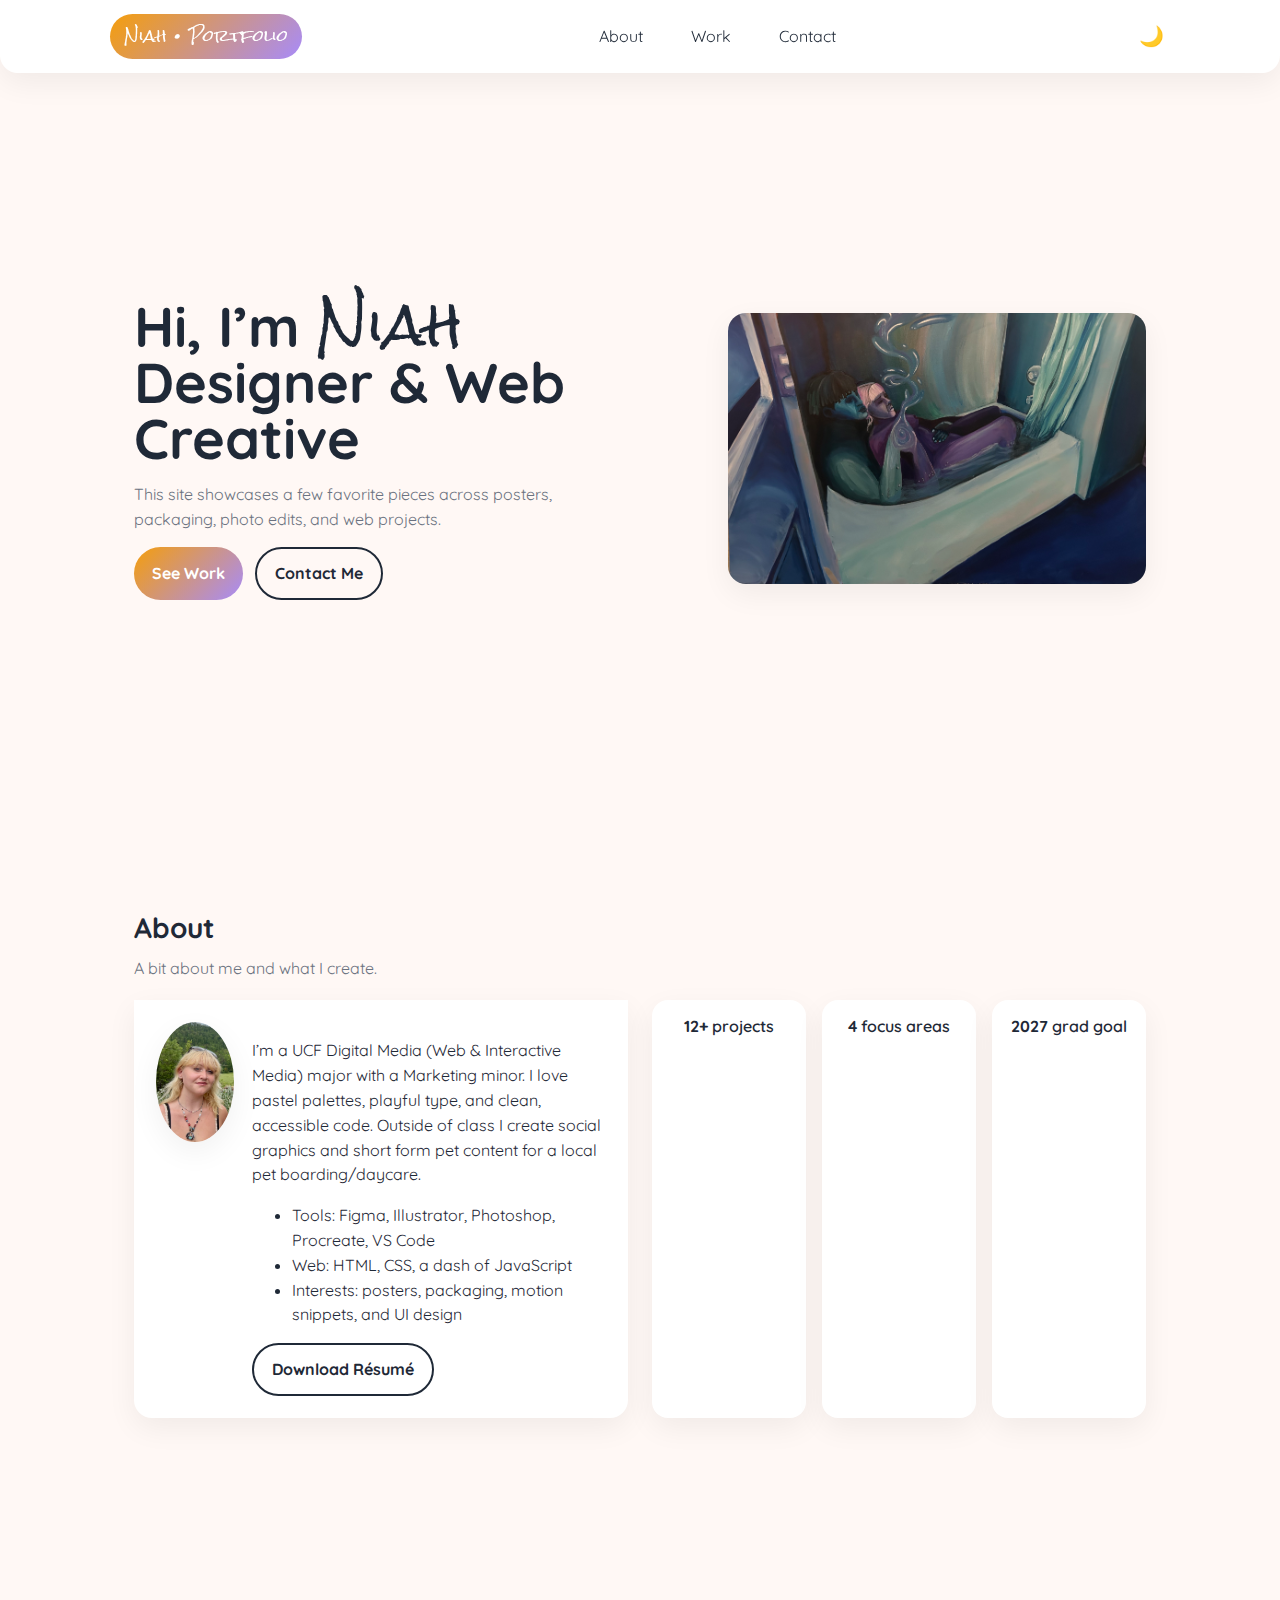
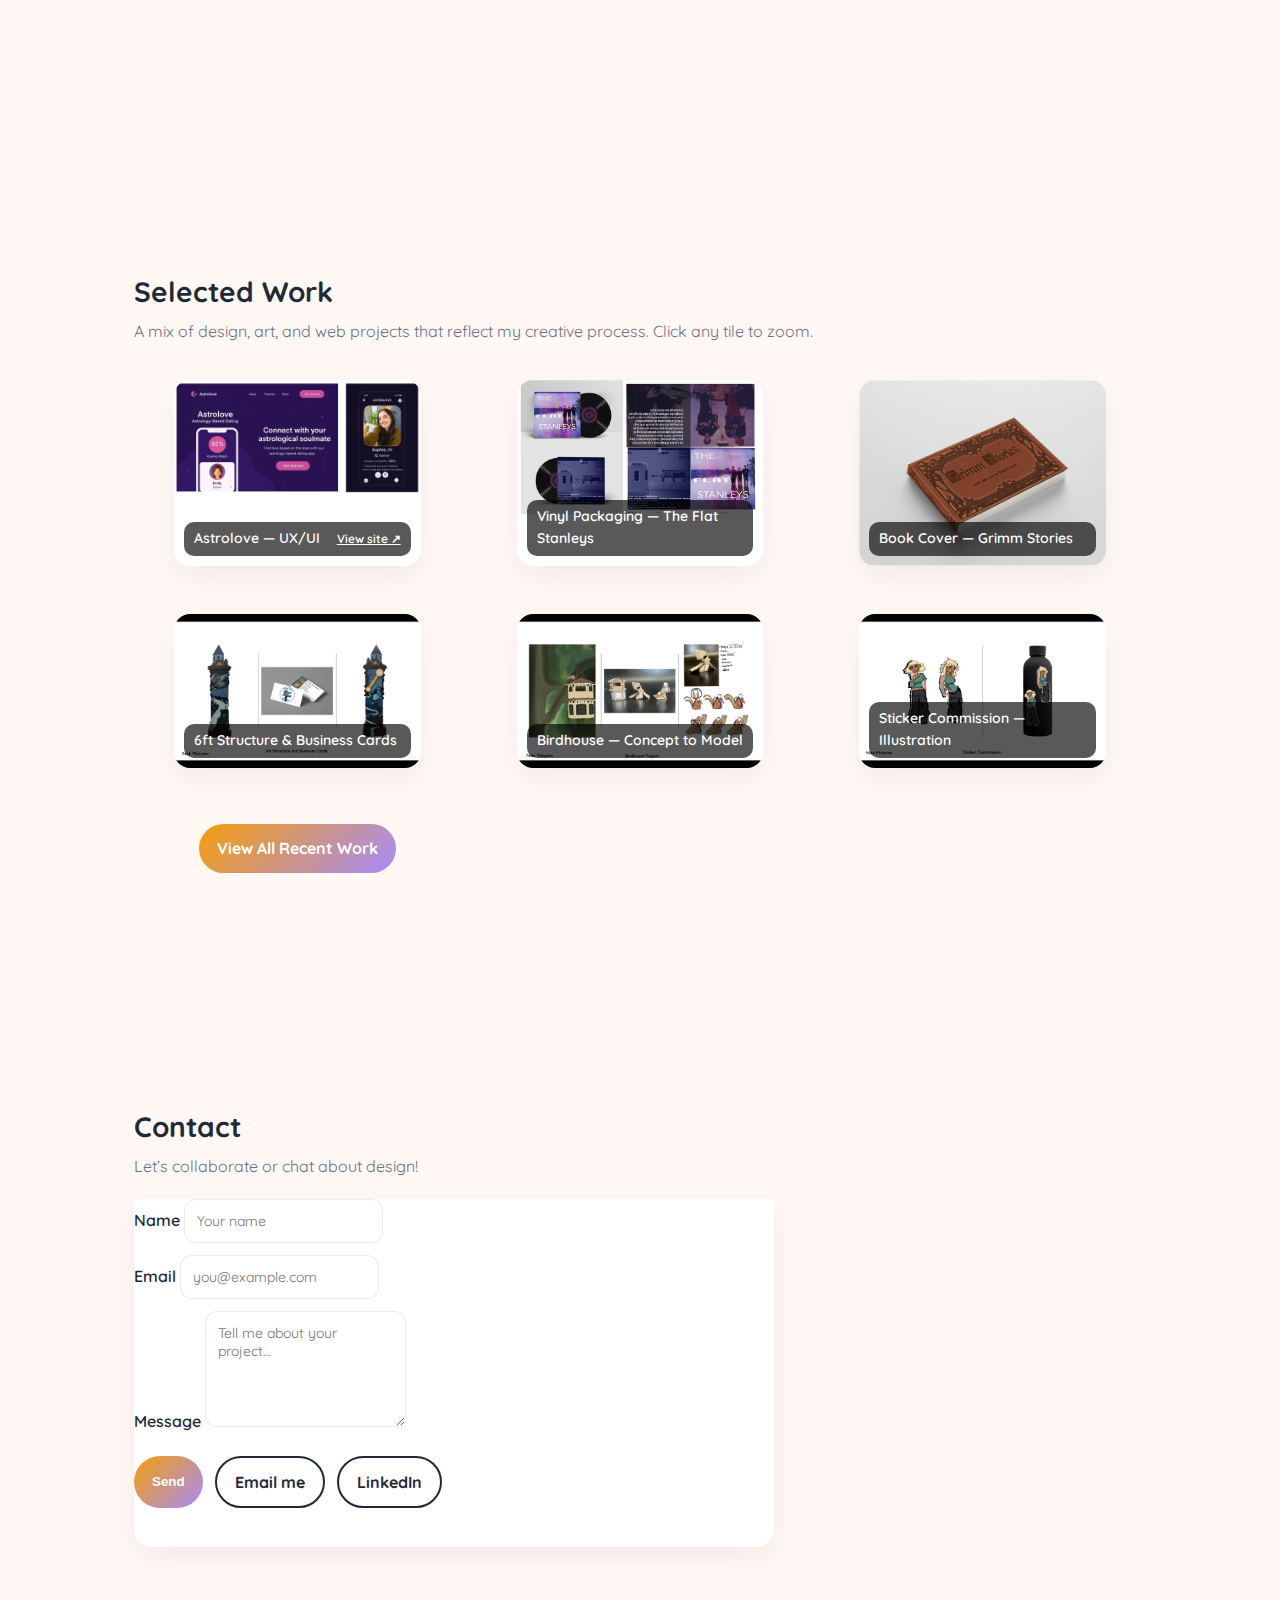
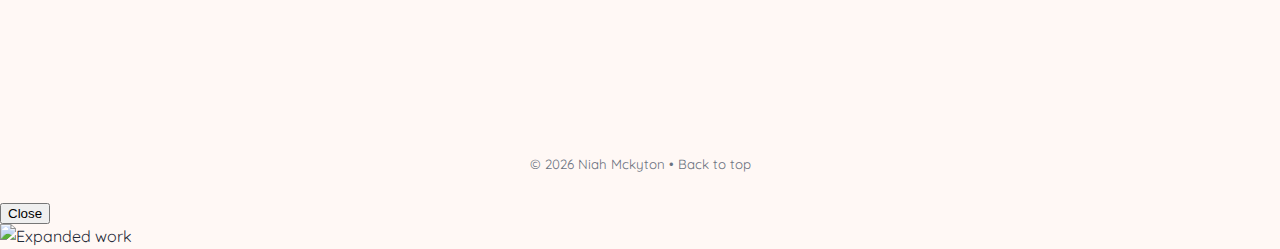
<file: index.html>
<!DOCTYPE html>
<html lang="en">
<head>
  <meta charset="utf-8" />
  <meta name="viewport" content="width=device-width, initial-scale=1" />
  <title>Niah Mckyton – Portfolio</title>
  <meta name="description" content="Portfolio of Niah Mckyton – web & interactive media student and designer." />
  <link rel="preconnect" href="https://fonts.gstatic.com" crossorigin>
  <link
    href="https://fonts.googleapis.com/css2?family=Quicksand:wght@400;600;700&family=Rock+Salt&display=swap"
    rel="stylesheet"
  >
  <link rel="stylesheet" href="styles.css" />
</head>
<body>
  <header class="card">
    <nav class="nav container">
      <a class="badge brandmark" href="#top" aria-label="Home">Niah • Portfolio</a>
      <div class="links" role="navigation" aria-label="Primary">
        <a href="#about">About</a>
        <a href="#work">Work</a>
        <a href="#contact">Contact</a>
      </div>
      <button class="toggle" id="modeBtn" type="button" aria-label="Toggle dark mode">🌙</button>
    </nav>
  </header>

  <main id="top" class="container">
    <!-- HERO -->
    <section class="hero">
      <div class="wrap">
        <div>
          <h1>Hi, I’m <span class="brandmark">Niah</span><br/>Designer & Web Creative</h1>
          <p class="lede">
            This site showcases a few favorite pieces across posters, packaging, photo edits, and web projects.
          </p>
          <div class="cta-row">
            <a class="btn primary" href="#work">See Work</a>
            <a class="btn" href="#contact">Contact Me</a>
          </div>
        </div>
        <div class="hero-art">
          <img src="assets/hero.jpg" alt="Featured painting" class="hero-img">
        </div>
      </div>
    </section>

    <!-- ABOUT -->
    <section id="about">
      <h2>About</h2>
      <p class="sub">A bit about me and what I create.</p>
      <div class="about">
        <div class="bio card">
          <div class="bio-inner">
            <img src="assets/headshot.jpg" alt="Portrait of Niah Mckyton" class="headshot">
            <div>
              <p>
                I’m a UCF Digital Media (Web & Interactive Media) major with a Marketing minor. I love pastel palettes,
                playful type, and clean, accessible code. Outside of class I create social graphics and short form pet
                content for a local pet boarding/daycare.
              </p>
              <ul>
                <li>Tools: Figma, Illustrator, Photoshop, Procreate, VS Code</li>
                <li>Web: HTML, CSS, a dash of JavaScript</li>
                <li>Interests: posters, packaging, motion snippets, and UI design</li>
              </ul>
              <div class="bio-actions">
                <a class="btn" href="assets/NiahSageResume.pdf" download>Download Résumé</a>
              </div>
            </div>
          </div>
        </div>
        <div class="kpis">
          <div class="kpi"><b>12+</b> projects</div>
          <div class="kpi"><b>4</b> focus areas</div>
          <div class="kpi"><b>2027</b> grad goal</div>
        </div>
      </div>
    </section>

    <!-- WORK -->
    <section id="work">
      <h2>Selected Work</h2>
      <p class="sub">
        A mix of design, art, and web projects that reflect my creative process. Click any tile to zoom.
      </p>

      <div class="grid" id="gallery">

        <!-- Astrolove – with link + zoom on rest of card -->
        <figure class="tile" data-full="assets/datingapp.jpg">
          <img class="ph" src="assets/datingapp.jpg" alt="Astrolove UI" />
          <figcaption class="cap">
            <span>Astrolove — UX/UI</span>
            <a
              href="https://niahsage.github.io/astrolove/"
              target="_blank"
              rel="noopener"
              class="cap-link"
            >
              View site ↗
            </a>
          </figcaption>
        </figure>

        <figure class="tile" data-full="assets/project5.jpg">
          <img class="ph" src="assets/project5.jpg" alt="Vinyl packaging mockups" />
          <figcaption class="cap">Vinyl Packaging — The Flat Stanleys</figcaption>
        </figure>

        <figure class="tile" data-full="assets/project8.jpg">
          <img class="ph" src="assets/project8.jpg" alt="Grimm book cover" />
          <figcaption class="cap">Book Cover — Grimm Stories</figcaption>
        </figure>

        <figure class="tile" data-full="assets/project7.jpg">
          <img class="ph" src="assets/project7.jpg" alt="Structure and business cards" />
          <figcaption class="cap">6ft Structure &amp; Business Cards</figcaption>
        </figure>

        <figure class="tile" data-full="assets/project9.png">
          <img class="ph" src="assets/project9.png" alt="Birdhouse process board" />
          <figcaption class="cap">Birdhouse — Concept to Model</figcaption>
        </figure>

        <figure class="tile" data-full="assets/project10.png">
          <img class="ph" src="assets/project10.png" alt="Sticker commission" />
          <figcaption class="cap">Sticker Commission — Illustration</figcaption>
        </figure>

      <div class="view-all">
        <a class="btn primary" href="allwork.html">View All Recent Work</a>
      </div>
    </section>

    <!-- CONTACT -->
    <section id="contact">
      <h2>Contact</h2>
      <p class="sub">Let’s collaborate or chat about design!</p>

      <form
        class="card"
        id="contactForm"
        action="https://formspree.io/f/mjknowzq"
        method="POST"
      >
        <div>
          <label for="name">Name</label>
          <input id="name" name="name" required placeholder="Your name" />
        </div>
        <div>
          <label for="email">Email</label>
          <input id="email" name="email" type="email" required placeholder="you@example.com" />
        </div>
        <div>
          <label for="msg">Message</label>
          <textarea id="msg" name="message" rows="5" required placeholder="Tell me about your project…"></textarea>
        </div>

        <input type="hidden" name="_subject" value="New message from portfolio contact form" />

        <div class="cta-row">
          <button class="btn primary" type="submit">Send</button>
          <a class="btn" href="mailto:niahsage@gmail.com">Email me</a>
          <a class="btn" href="https://www.linkedin.com/in/niah-mckyton-83ba372a5" target="_blank" rel="noopener">
            LinkedIn
          </a>
        </div>

        <p id="formStatus" class="form-status" aria-live="polite"></p>
      </form>
    </section>
  </main>

  <footer class="container">
    <small>© <span id="yr"></span> Niah Mckyton • <a href="#top">Back to top</a></small>
  </footer>

  <!-- LIGHTBOX OVERLAY (no dialog element) -->
  <div id="lightboxOverlay" aria-hidden="true">
    <div class="lb-inner">
      <button id="lbClose" type="button">Close</button>
      <img id="lbImg" alt="Expanded work" />
    </div>
  </div>

  <script src="main.js"></script>
</body>
</html>
</file>
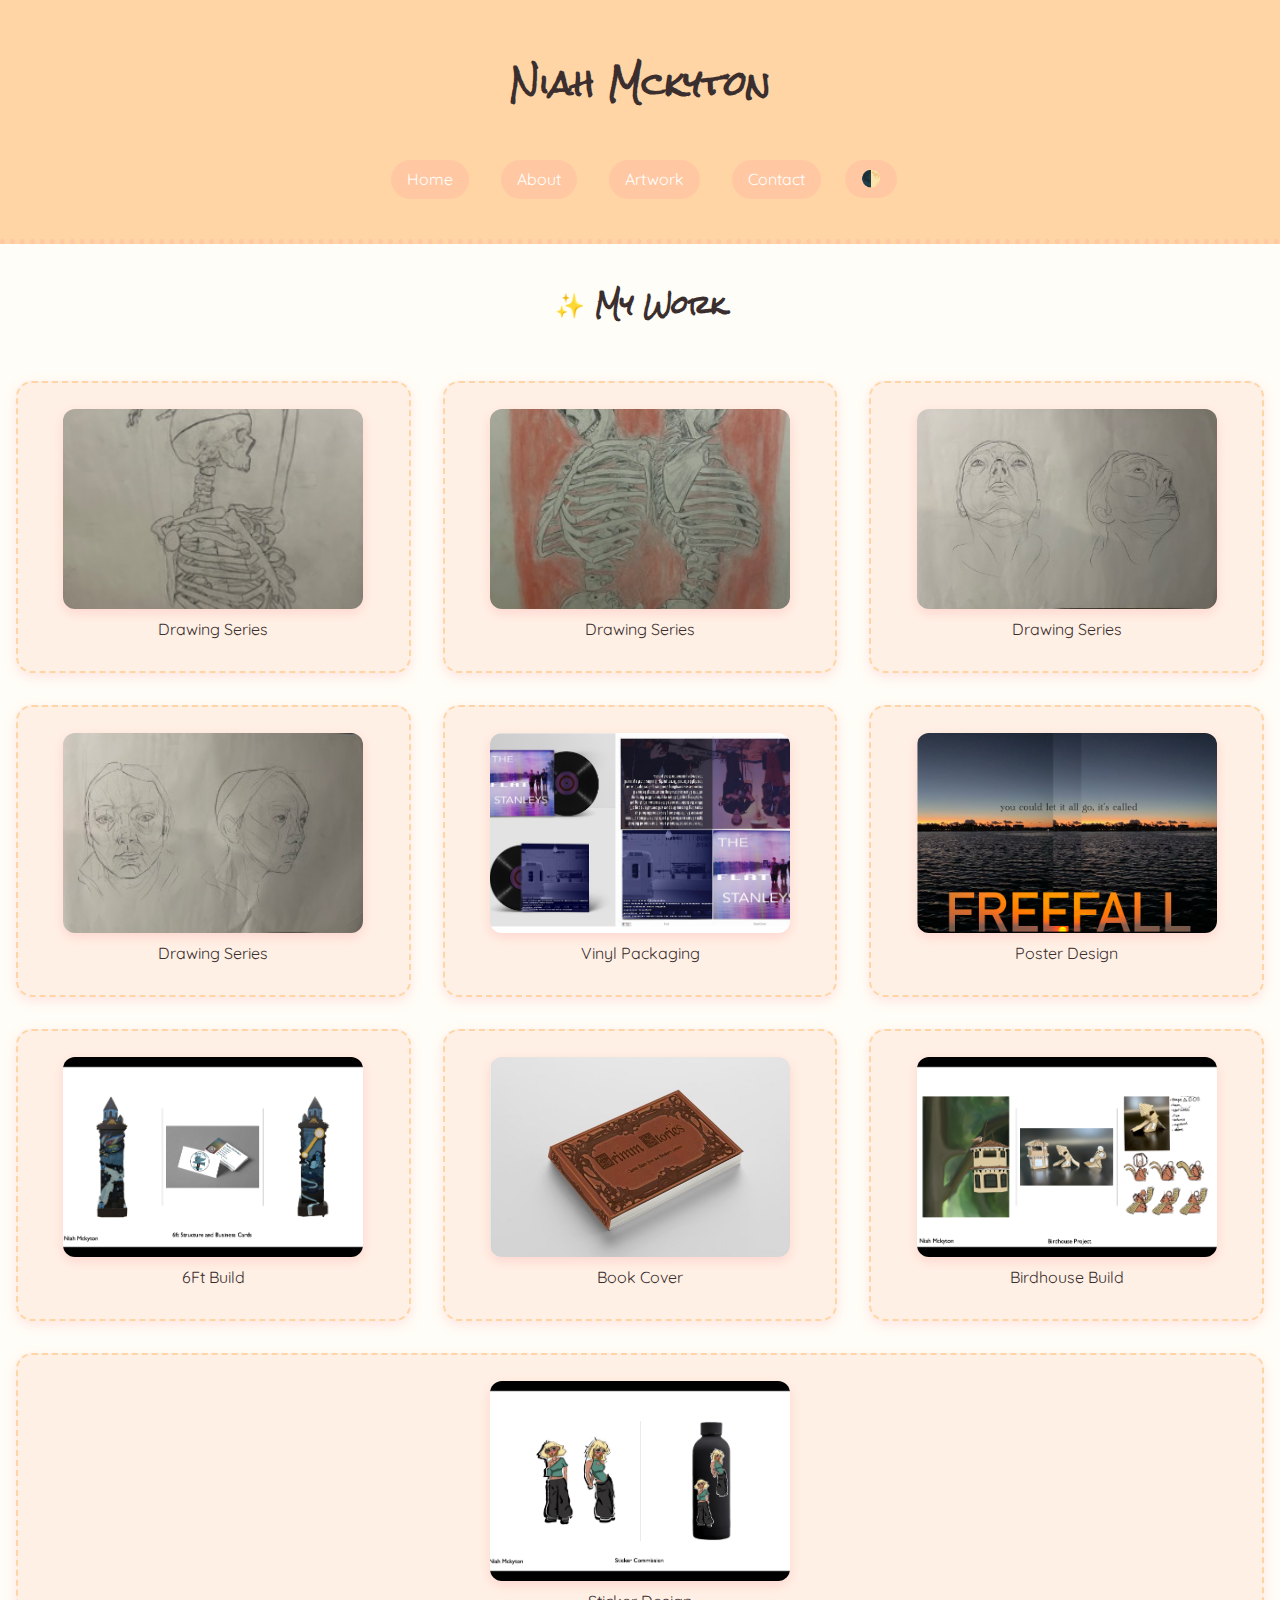
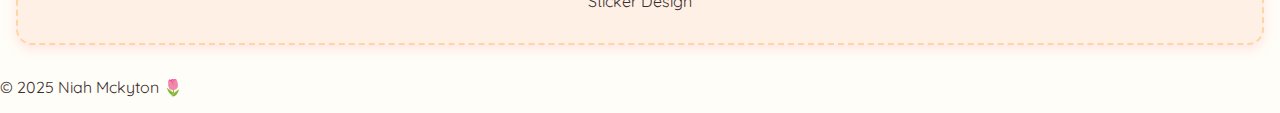
<file: artwork.html>
<!DOCTYPE html>
<!--
  artwork.html
  Displays a gallery of selected works including posters, stickers, packaging,
  and more. Projects are organized visually with hover effects.
-->

<html lang="en">
<head>
  <meta charset="UTF-8" />
  <meta http-equiv="X-UA-Compatible" content="IE=edge" />
  <meta name="viewport" content="width=device-width, initial-scale=1.0" />
  <title>Artwork | Niah Mckyton</title>
  <link rel="stylesheet" href="css/style.css" />
  <link href="https://fonts.googleapis.com/css2?family=Rock+Salt&family=Quicksand:wght@400;600&display=swap" rel="stylesheet" />
</head>

<body>
  <div id="preloader"><div class="loader-heart"></div>

<header>
  <h1>Niah Mckyton</h1>
  <nav>
    <ul>
      <li><a href="index.html">Home</a></li>
      <li><a href="about.html">About</a></li>
      <li><a href="artwork.html">Artwork</a></li>
      <li><a href="contact.html">Contact</a></li>
      <li><button id="themeToggle">🌓</button></li>
    </ul>
  </nav>
</header>

<main>
  <section id="projects">
    <h2>✨ My Work</h2>
    <div class="project-grid">
      <div class="project"><img src="images/project1.jpg" alt="Drawing Series"><p>Drawing Series</p></div>
      <div class="project"><img src="images/project2.jpg" alt="Drawing Series"><p>Drawing Series</p></div>
      <div class="project"><img src="images/project3.jpg" class="portfolio-image"><alt="Drawing Series"><p>Drawing Series</p></div>
      <div class="project"><img src="images/project4.jpg" class="portfolio-image"><alt="Drawing Series"><p>Drawing Series</div>
      <div class="project"><img src="images/project5.jpg" class="portfolio-image"><alt="Vinyl Packaging"><p>Vinyl Packaging</p></div>
      <div class="project"><img src="images/project6.png" class="portfolio-image"><alt="Poster Design"><p>Poster Design</p></div>
      <div class="project"><img src="images/project7.jpg" class="portfolio-image"><alt="6Ft Build"><p>6Ft Build</p></div>
      <div class="project"><img src="images/project8.jpg" class="portfolio-image"><alt="Book Cover"><p>Book Cover</p></div>
      <div class="project"><img src="images/project9.png" class="portfolio-image"><alt="Birdhouse Build"><p>Birdhouse Build</p></div>
      <div class="project"><img src="images/project10.png" class="portfolio-image"><alt="Sticker Design"><p>Sticker Design</p></div>
    </div>
  </section>
</main>


<footer>
  <p>&copy; 2025 Niah Mckyton 🌷</p>
</footer>
<script src="js/main.js"></script>
</body>
</html>
</file>
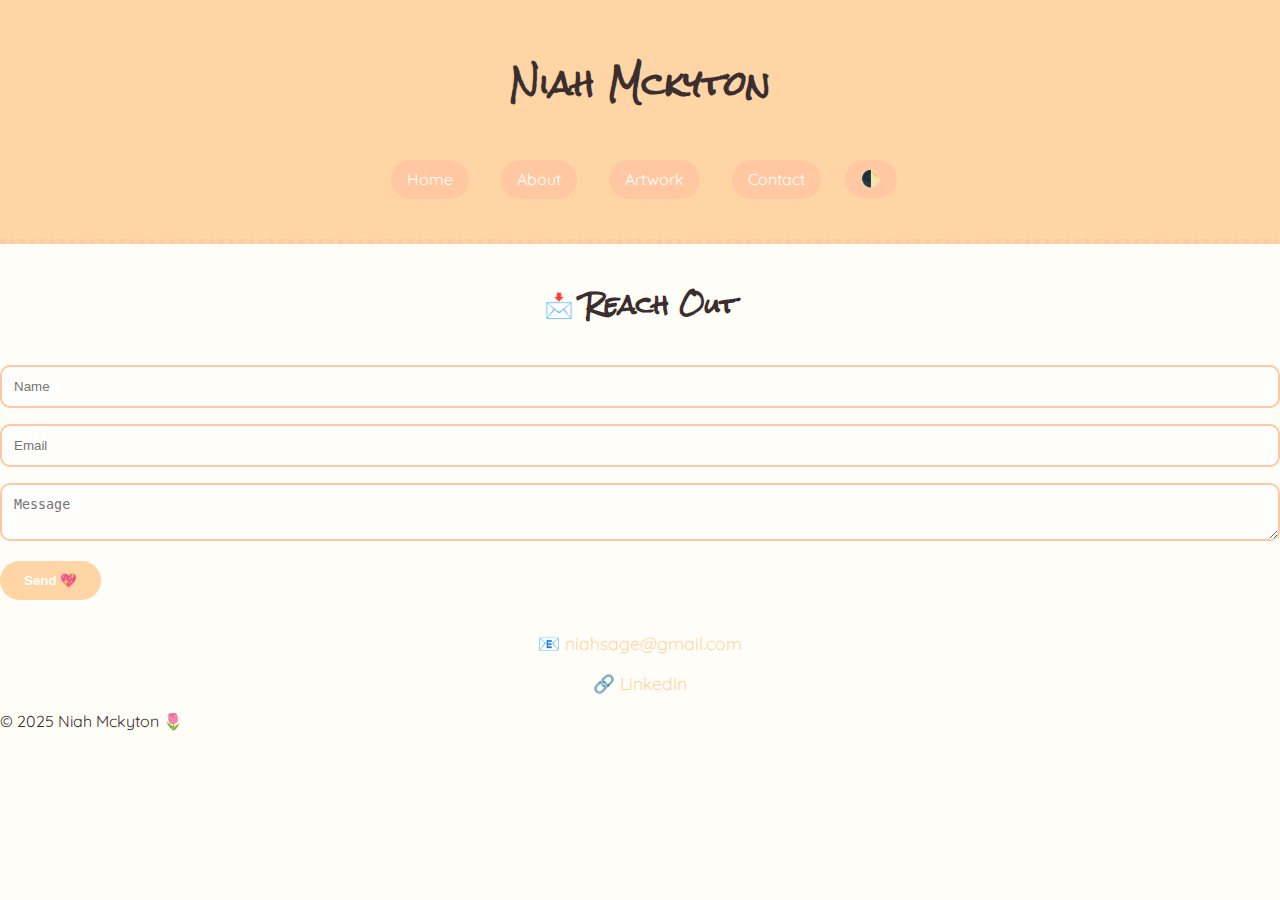
<file: contact.html>
<!DOCTYPE html>
<!--
  contact.html
  Contains a form for visitors to send messages, along with links to email
  and LinkedIn. Includes animated "message sent" feedback.
-->

<html lang="en">
<head>
  <meta charset="UTF-8" />
  <meta http-equiv="X-UA-Compatible" content="IE=edge" />
  <meta name="viewport" content="width=device-width, initial-scale=1.0" />
  <title>Contact | Niah Mckyton</title>
  <link rel="stylesheet" href="css/style.css" />
  <link href="https://fonts.googleapis.com/css2?family=Rock+Salt&family=Quicksand:wght@400;600&display=swap" rel="stylesheet" />
</head>

<body>
  <div id="preloader"><div class="loader-heart"></div>

<header>
  <h1>Niah Mckyton</h1>
  <nav>
    <ul>
      <li><a href="index.html">Home</a></li>
      <li><a href="about.html">About</a></li>
      <li><a href="artwork.html">Artwork</a></li>
      <li><a href="contact.html">Contact</a></li>
      <li><button id="themeToggle">🌓</button></li>
    </ul>
  </nav>
</header>

<main>
  <section id="contact">
    <h2>📩 Reach Out</h2>
    <form id="contactForm" novalidate>
      <input type="text" id="name" placeholder="Name" required />
      <input type="email" id="email" placeholder="Email" required />
      <textarea id="message" placeholder="Message"></textarea>
      <button type="submit">Send 💖</button>
    </form>
    <div class="contact-links">
      <p><a href="mailto:niahsage@gmail.com">📧 niahsage@gmail.com</a></p>
      <p><a href="https://www.linkedin.com/in/YOURUSERNAME" target="_blank">🔗 LinkedIn</a></p>
    </div>
  </section>
</main>

<footer>
  <p>&copy; 2025 Niah Mckyton 🌷</p>
</footer>
<script src="js/main.js"></script>
</body>
</html>
</file>
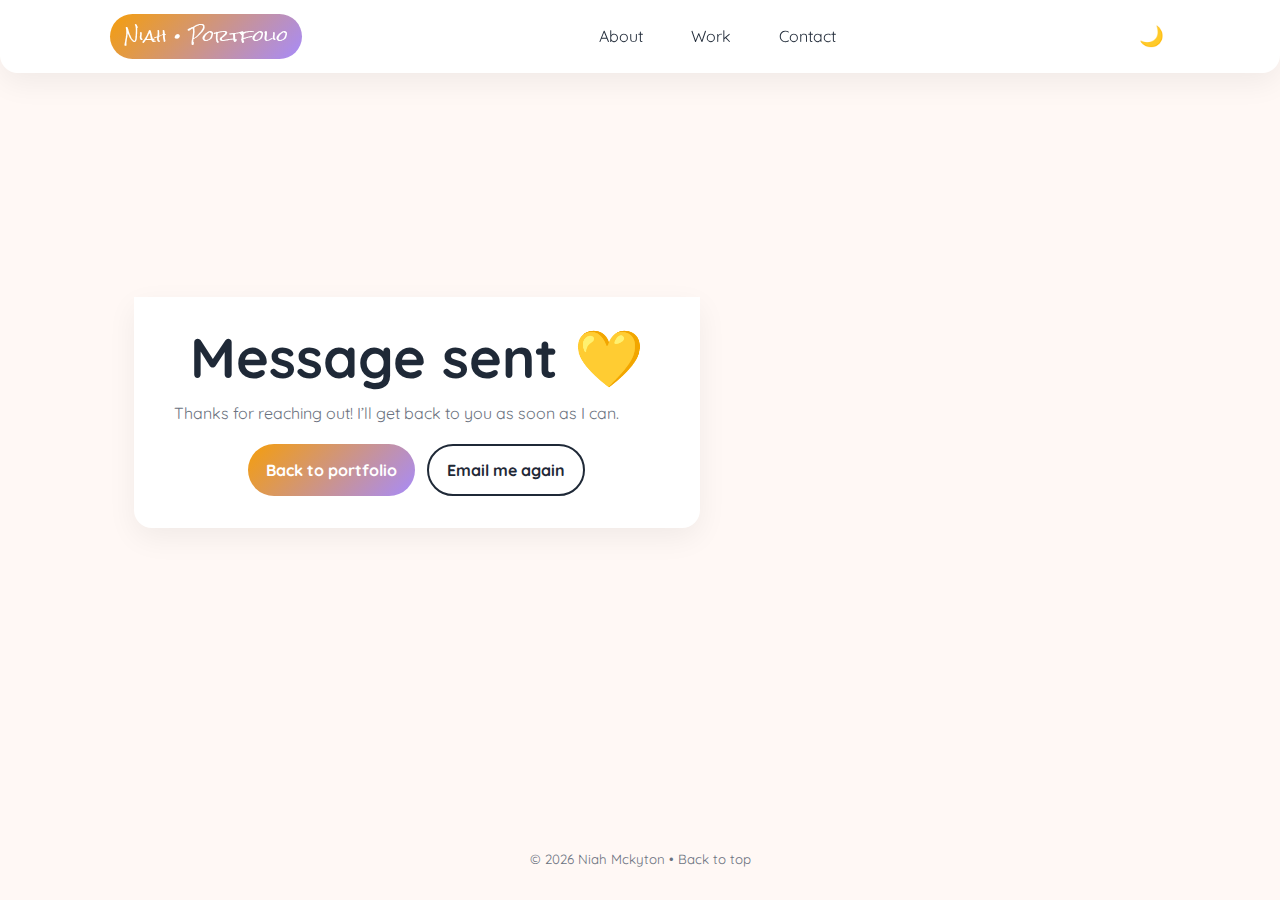
<file: thankyou.html>
<!DOCTYPE html>
<html lang="en">
<head>
  <meta charset="utf-8" />
  <meta name="viewport" content="width=device-width, initial-scale=1" />
  <title>Thank You – Niah Mckyton</title>
  <link rel="preconnect" href="https://fonts.gstatic.com" crossorigin>
  <link
    href="https://fonts.googleapis.com/css2?family=Quicksand:wght@400;600;700&family=Rock+Salt&display=swap"
    rel="stylesheet"
  >
  <link rel="stylesheet" href="styles.css" />
</head>
<body>
  <header class="card">
    <nav class="nav container">
      <a class="badge brandmark" href="index.html" aria-label="Home">Niah • Portfolio</a>
      <div class="links" role="navigation" aria-label="Primary">
        <a href="index.html#about">About</a>
        <a href="index.html#work">Work</a>
        <a href="index.html#contact">Contact</a>
      </div>
      <button class="toggle" id="modeBtn" type="button" aria-label="Toggle dark mode">🌙</button>
    </nav>
  </header>

  <main class="container">
    <section class="hero">
      <div class="wrap">
        <div class="card" style="padding: 32px; text-align: center;">
          <h1>Message sent 💛</h1>
          <p class="lede">
            Thanks for reaching out! I’ll get back to you as soon as I can.
          </p>
          <div class="cta-row" style="justify-content: center; margin-top: 18px;">
            <a class="btn primary" href="index.html">Back to portfolio</a>
            <a class="btn" href="mailto:niahsage@gmail.com">Email me again</a>
          </div>
        </div>
      </div>
    </section>
  </main>

  <footer class="container">
    <small>© <span id="yr"></span> Niah Mckyton • <a href="index.html#top">Back to top</a></small>
  </footer>

  <script src="main.js"></script>
</body>
</html>
</file>
<file: styles.css>
:root{
  --bg:#fff8f5;
  --card:#ffffff;
  --ink:#1f2937;
  --muted:#6b7280;
  --brand:#f59e0b;
  --brand-2:#a78bfa;
  --ring:#fbbf24;
  --shadow:0 10px 30px rgba(0,0,0,.06);
  --radius:18px;
}

*{box-sizing:border-box}
html{scroll-behavior:smooth}

body{
  margin:0;
  background:var(--bg);
  color:var(--ink);
  font-family:"Quicksand",sans-serif;
  line-height:1.55;
}

img{max-width:100%;display:block}

.container{
  max-width:1100px;
  margin:0 auto;
  padding:24px;
}

header{
  position:sticky;
  top:0;
  z-index:50;
  backdrop-filter:blur(8px);
}

.card{
  background:var(--card);
  border-radius:0 0 var(--radius) var(--radius);
  box-shadow:var(--shadow);
}

.nav{
  display:flex;
  justify-content:space-between;
  align-items:center;
  padding:14px 20px;
}

.links a{margin:0 22px}

a{
  text-decoration:none;
  color:inherit;
}

.badge{
  background:linear-gradient(135deg,var(--brand),var(--brand-2));
  color:#fff;
  border-radius:999px;
  padding:10px 14px;
  font-weight:700;
}

.brandmark{
  font-family:"Rock Salt",cursive;
  font-weight:400;
}

.toggle{
  border:none;
  background:none;
  cursor:pointer;
  font-size:20px;
}

.hero{
  padding:70px 20px 40px;
}

.hero .wrap{
  display:grid;
  grid-template-columns:1.15fr .85fr;
  gap:28px;
  align-items:center;
}

h1{
  font-size:clamp(32px,5vw,56px);
  line-height:1.0;
  margin:0 0 12px;
}

.lede{
  max-width:460px;
  color:var(--muted);
}

h2{
  font-size:28px;
  margin:0 0 6px;
}

.sub{
  margin:0 0 20px;
  color:var(--muted);
}

.hero-img{
  width:100%;
  border-radius:18px;
  box-shadow:var(--shadow);
}

.btn{
  display:inline-flex;
  align-items:center;
  justify-content:center;
  border-radius:999px;
  padding:12px 18px;
  border:2px solid var(--ink);
  font-weight:700;
  cursor:pointer;
  background:transparent;
}

.btn.primary{
  background:linear-gradient(135deg,var(--brand),var(--brand-2));
  color:#fff;
  border:none;
}

.cta-row{
  display:flex;
  gap:12px;
  flex-wrap:wrap;
  margin-top:10px;
}

section{
  padding:36px 20px;
  margin-bottom:230px;
  margin-top:130px;
}

#about{margin-bottom:380px;}
#work{margin-bottom:160px;}
#contact{margin-bottom:120px;}

.about{
  display:grid;
  grid-template-columns:1fr 1fr;
  gap:24px;
}

.bio.card{
  padding:22px;
}

.bio-inner{
  display:flex;
  gap:18px;
  align-items:flex-start;
}

.headshot{
  width:120px;
  height:120px;
  border-radius:50%;
  object-fit:cover;
  box-shadow:var(--shadow);
}

.bio-actions{
  margin-top:12px;
  display:flex;
  flex-wrap:wrap;
  gap:10px;
}

.kpis{
  display:grid;
  grid-template-columns:repeat(3,1fr);
  gap:16px;
}

.kpi{
  padding:14px;
  text-align:center;
  background:var(--card);
  border-radius:16px;
  box-shadow:var(--shadow);
  font-weight:600;
}

.grid{
  display:grid;
  grid-template-columns:repeat(3,1fr);
  gap:16px;
}

.tile{
  position:relative;
  overflow:hidden;
  border-radius:16px;
  background:var(--card);
  box-shadow:var(--shadow);
  cursor:pointer;
  transition:transform .2s ease;
}

.tile:hover{
  transform:scale(1.02);
}

.tile .ph{
  width:100%;
  display:block;
}

/* Caption for tiles, with Astrolove link space */
.cap{
  position:absolute;
  left:10px;
  right:10px;
  bottom:10px;
  background:rgba(0,0,0,.65);
  color:#fff;
  padding:6px 10px;
  border-radius:10px;
  font-weight:600;
  font-size:14px;
  display:flex;
  justify-content:space-between;
  align-items:center;
  gap:8px;
}

.cap-link{
  font-size:12px;
  font-weight:600;
  text-decoration:underline;
  white-space:nowrap;
}

.view-all{
  text-align:center;
  margin-top:24px;
}

form{
  display:grid;
  gap:12px;
  max-width:640px;
}

label{
  font-weight:600;
}

input,
textarea{
  background:var(--card);
  border:1px solid rgba(0,0,0,.08);
  border-radius:12px;
  padding:12px;
  color:var(--ink);
  font-family:inherit;
  font-size:14px;
}

/* inline status under contact form */
.form-status{
  margin-top:0.75rem;
  font-size:0.9rem;
  color:var(--muted);
}

footer{
  padding:30px 20px;
  color:var(--muted);
  text-align:center;
}

/* Lightbox */
#lightbox {
  padding: 0;
  border: none;
  background: rgba(0,0,0,0.8);
  max-width: 90vw;
  max-height: 90vh;
  margin: auto;
  position: relative;
  border-radius: 12px;
}

#lightbox img {
  max-width: 85vw;
  max-height: 80vh;
  border-radius: 12px;
  display: block;
  margin: auto;
}

/* NEW CLOSE BUTTON STYLE */
#lightbox form {
  position: absolute;
  top: 12px;
  right: 12px;
}

#lightbox button {
  background: rgba(255, 255, 255, 0.95);
  color: #333;
  border-radius: 50px;
  border: none;
  padding: 10px 18px;
  font-size: 16px;
  font-weight: 600;
  cursor: pointer;
  box-shadow: 0 4px 15px rgba(0,0,0,0.25);
  transition: transform 0.2s ease, background 0.2s ease;
}

#lightbox button:hover {
  background: white;
  transform: scale(1.06);
}

#lightbox button:active {
  transform: scale(0.98);
}


/* Responsive */

@media (max-width:900px){
  .hero .wrap{grid-template-columns:1fr}
  .about{grid-template-columns:1fr}
  .grid{grid-template-columns:1fr 1fr}
  .bio-inner{flex-direction:column}
  .headshot{width:140px;height:140px}
}

@media (max-width:560px){
  .kpis{grid-template-columns:1fr 1fr}
  .grid{grid-template-columns:1fr}
}
</file>
<file: css/style.css>
/*
  style.css
  This stylesheet defines the pastel orange theme, handwritten typography,
  layout, and transitions used throughout the site.
*/

@import url('https://fonts.googleapis.com/css2?family=Rock+Salt&family=Quicksand:wght@400;600&display=swap');

:root {
  --bg: #fffdf7;
  --text: #3a2e2e;
  --accent: #ffd5a5;
  --highlight: #ffc8a2;
  --card-bg: #fff0e5;
  --green: #d4edda;
  --yellow: #fff9c4;
  --red: #f8d7da;
}

body.dark {
  --bg: #2e1b2c;
  --text: #fce4ec;
  --accent: #ce93d8;
  --highlight: #ba68c8;
  --card-bg: #3f2c3b;
}

* {
  -webkit-font-smoothing: antialiased;
  -moz-osx-font-smoothing: grayscale;
  box-sizing: border-box;
}

html {
  scroll-behavior: smooth;
}

body {
  font-family: 'Quicksand', sans-serif;
  background-color: var(--bg);
  color: var(--text);
  margin: 0;
  opacity: 0;
  transition: opacity 0.6s ease;
}

body.loaded {
  opacity: 1;
}

h1, h2 {
  font-family: 'Rock Salt', cursive;
}

header {
  background: var(--accent);
  padding: 1.5rem;
  text-align: center;
  border-bottom: 5px dotted var(--highlight);
}

nav ul {
  list-style: none;
  display: flex;
  justify-content: center;
  flex-wrap: wrap;
  gap: 1rem;
  padding: 0;
  margin: 0;
}

nav a, nav button {
  background-color: var(--highlight);
  color: white;
  border: none;
  border-radius: 30px;
  padding: 0.6rem 1rem;
  font-size: 1rem;
  text-decoration: none;
  cursor: pointer;
}

.hero-image {
  width: 80%;
  max-width: 650px;
  margin: 3rem auto;
  display: block;
  border-radius: 20px;
  box-shadow: 0 0 30px rgba(255, 193, 203, 0.3);
}
.recent-image {
  width: 60%;
  max-width: 400px;
  margin: 2rem auto;
  display: block;
  border-radius: 15px;
  box-shadow: 0 4px 15px rgba(255, 193, 203, 0.3);
  transition: transform 0.3s ease, box-shadow 0.3s ease;
}


.project-grid {
  display: flex;
  flex-wrap: wrap;
  gap: 1rem;
  padding: 1rem;
  justify-content: center;
}

.project {
  background: var(--card-bg);
  border-radius: 16px;
  padding: 1rem;
  flex: 1 1 300px;
  border: 2px dashed var(--accent);
  transition: transform 0.3s ease;
}
.portfolio-image {
  width: 300px;
  height: 200px;
  object-fit: cover;
  display: block;
  margin: 10px auto;
}

.project:hover {
  transform: scale(1.03) rotate(-1deg);
}

.about-layout {
  display: flex;
  flex-wrap: wrap;
  gap: 2rem;
  align-items: center;
  justify-content: center;
  padding: 2rem;
}

.about-image img {
  max-width: 20%;
  border-radius: 12px;
  box-shadow: 0 4px 12px rgba(255, 175, 175, 0.4);
}
/* ===== Web Projects Styling - match pastel cute theme ===== */

.project-grid {
  display: flex;
  flex-wrap: wrap;
  gap: 2rem;
  padding: 1rem;
  justify-content: center;
}

.project {
  background: var(--card-bg);       /* pastel card background */
  border-radius: 16px;              /* rounded corners */
  padding: 1rem;
  flex: 1 1 300px;
  border: 2px dashed var(--accent); /* fun accent border */
  box-shadow: 0 4px 12px rgba(255, 175, 175, 0.3); /* soft shadow */
  transition: transform 0.3s ease, box-shadow 0.3s ease;
}

.project:hover {
  transform: scale(1.03) rotate(-1deg);
  box-shadow: 0 6px 20px rgba(255, 175, 175, 0.5);
}

.project img {
  width: 300px;
  height: 200px;
  object-fit: cover;
  border-radius: 12px;
  margin: 10px auto;
  display: block;
  box-shadow: 0 4px 12px rgba(255, 175, 175, 0.4);
  transition: transform 0.3s ease;
}

.project img:hover {
  transform: scale(1.05) rotate(-1deg);
}

.project p {
  text-align: center;
  margin-top: 0.5rem;
}

.project p a {
  font-family: 'Rock Salt', cursive;  /* matches your handwritten headings */
  color: var(--text);
  text-decoration: none;
  font-size: 1.05rem;
}

.project p a:hover {
  color: var(--accent);
}

/* Lightbox captions and buttons match site colors */
.lb-caption {
  font-family: 'Quicksand', sans-serif;
  color: var(--text);
}

.lb-prev, .lb-next {
  color: var(--accent) !important;
}

/* Make header nav consistent with site style */
header nav {
  text-align: center;
  padding: 1rem;
}

header nav a {
  background-color: var(--highlight);
  color: white;
  border-radius: 30px;
  padding: 0.6rem 1rem;
  text-decoration: none;
  margin: 0 0.5rem;
  display: inline-block;
  font-family: 'Quicksand', sans-serif;
}

header nav a:hover {
  background-color: var(--accent);
}

/* Page heading style */
h2 {
  font-family: 'Rock Salt', cursive;
  text-align: center;
  margin-top: 2rem;
  margin-bottom: 2rem;
}

form input, form textarea {
  width: 100%;
  padding: 0.75rem;
  margin-bottom: 1rem;
  border: 2px solid var(--highlight);
  border-radius: 10px;
  background: #fffefc;
}

form button {
  background: var(--accent);
  color: white;
  padding: 0.75rem 1.5rem;
  border: none;
  border-radius: 40px;
  cursor: pointer;
  font-weight: bold;
}

.sent-message {
  background: var(--green);
  color: #2e7d32;
  padding: 1rem;
  border-radius: 12px;
  text-align: center;
  margin-top: 1rem;
  animation: pop 0.3s ease;
}

@keyframes pop {
  0% { transform: scale(0.7); opacity: 0; }
  100% { transform: scale(1); opacity: 1; }
}

.contact-links {
  text-align: center;
  font-size: 1.1rem;
  margin-top: 2rem;
}
.contact-links a {
  color: var(--accent);
  text-decoration: none;
}
.contact-links a:hover {
  text-decoration: underline;
}
</file>
